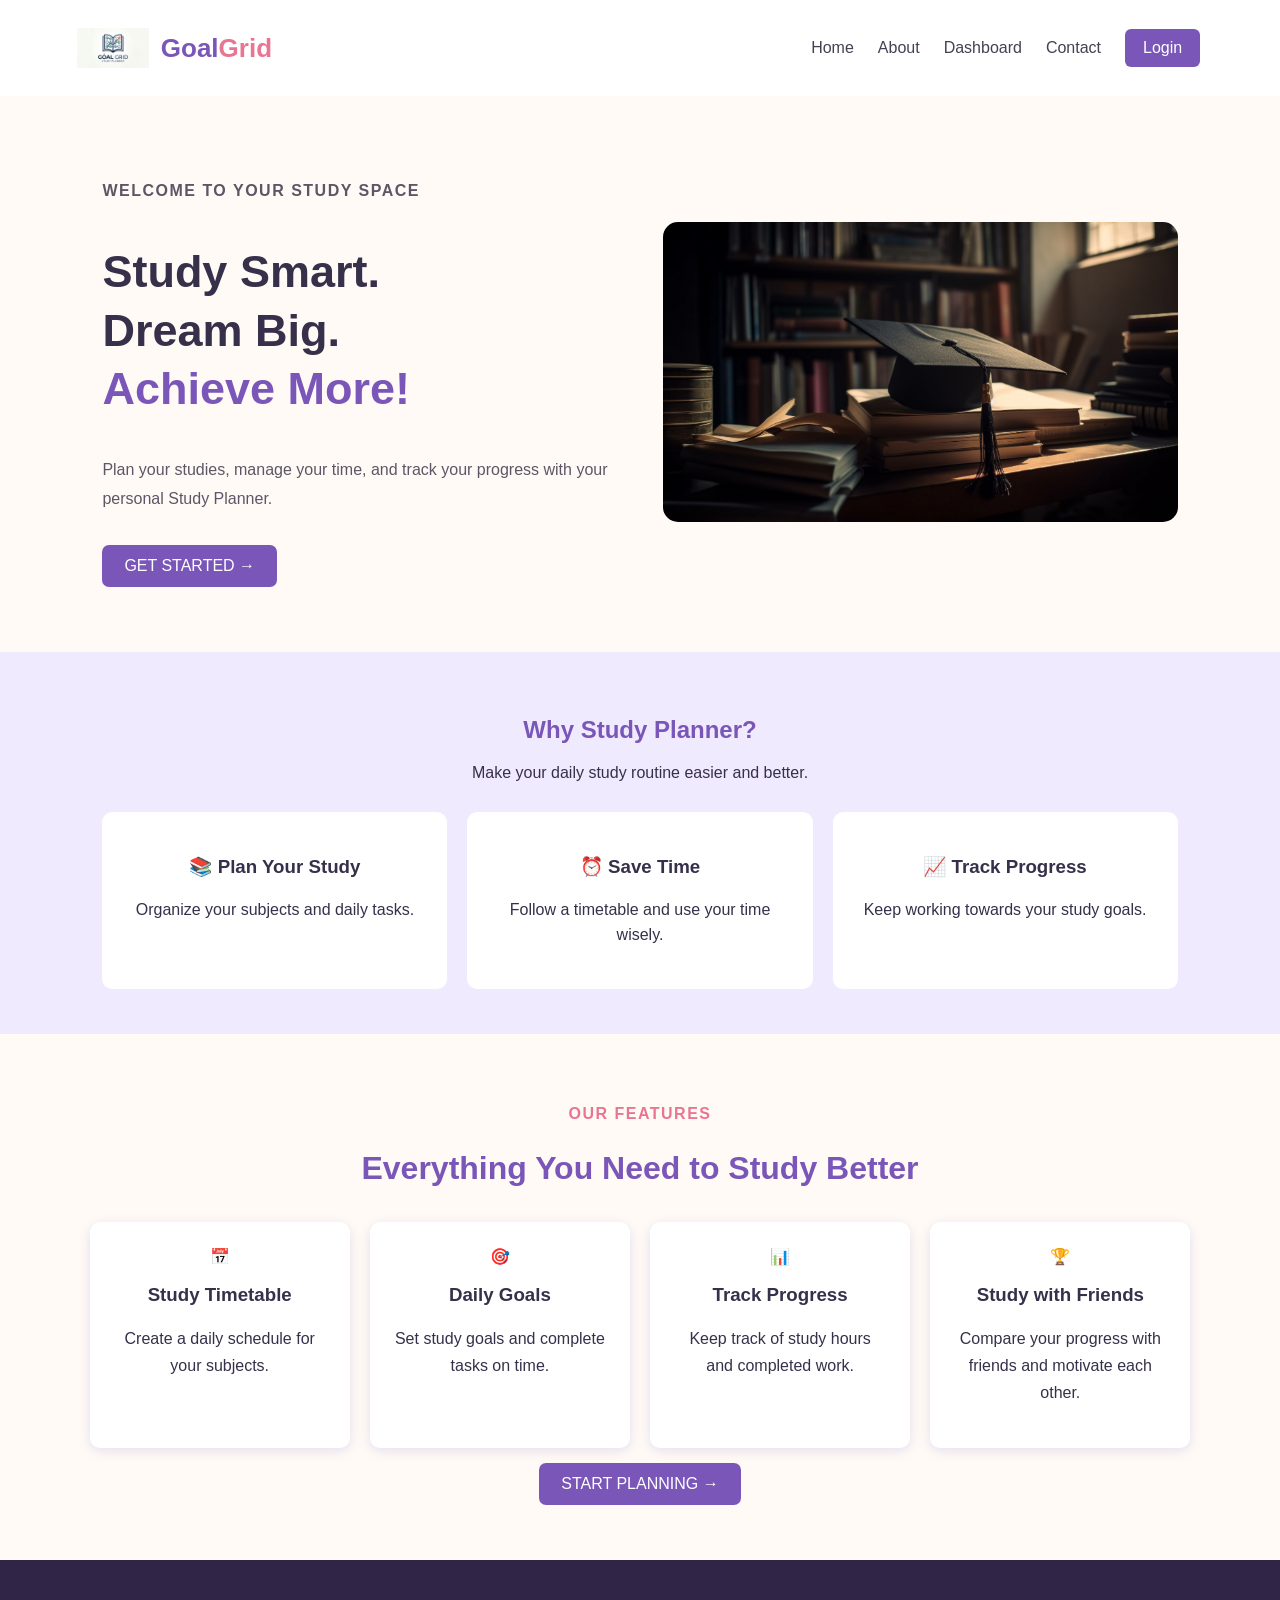
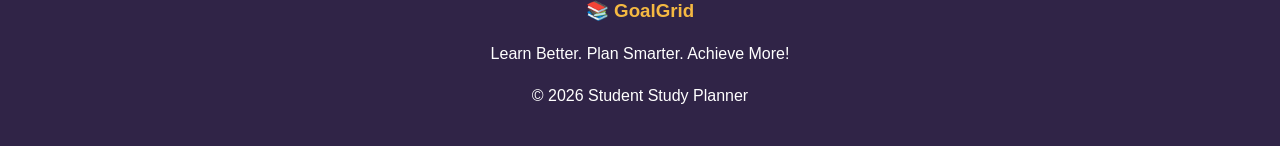
<file: index.html>
<!DOCTYPE html>
<html>
<head>
    <title>GoalGrid - Study Planner</title>

    <link rel="stylesheet" href="./styles/index.css">
</head>

<body>

    <header>
        <div class="brand">
            <img src="../asset/Logo.jpg" alt="GoalGrid Logo" class="logo">
            <h2>Goal<span>Grid</span></h2>
        </div>

        <nav>
            <a href="#">Home</a>
            <a href="./pages/about.html">About</a>
            <a href="./pages/dashboard.html">Dashboard</a>
            <a href="./pages/contact.html">Contact</a>
            <a href="./pages/login.html" class="login-link">Login</a>
        </nav>
    </header>

    <section class="home">
        <div class="home-content">
            <p class="welcome">WELCOME TO YOUR STUDY SPACE</p>

            <h1>
                Study Smart.<br>
                Dream Big.<br>
                <span>Achieve More!</span>
            </h1>

            <p>
                Plan your studies, manage your time, and track
                your progress with your personal Study Planner.
            </p>

            <a href="../pages/login.html" class="button">GET STARTED →</a>
        </div>

        <div class="home-image">
            <img src="../asset/index_home_image.jpg"
                 alt="Student studying at a desk">
        </div>
    </section>


    <section class="why">
        <h2>Why Study Planner?</h2>
        <p>Make your daily study routine easier and better.</p>

        <div class="cards">
            <div class="card">
                <h3>📚 Plan Your Study</h3>
                <p>Organize your subjects and daily tasks.</p>
            </div>

            <div class="card">
                <h3>⏰ Save Time</h3>
                <p>Follow a timetable and use your time wisely.</p>
            </div>

            <div class="card">
                <h3>📈 Track Progress</h3>
                <p>Keep working towards your study goals.</p>
            </div>
        </div>
    </section>


    <section class="features">
        <p class="small-title">OUR FEATURES</p>
        <h1>Everything You Need to Study Better</h1>

        <div class="feature-cards">
            <div class="feature-card">
                <div class="icon">📅</div>
                <h3>Study Timetable</h3>
                <p>Create a daily schedule for your subjects.</p>
            </div>

            <div class="feature-card">
                <div class="icon">🎯</div>
                <h3>Daily Goals</h3>
                <p>Set study goals and complete tasks on time.</p>
            </div>

            <div class="feature-card">
                <div class="icon">📊</div>
                <h3>Track Progress</h3>
                <p>Keep track of study hours and completed work.</p>
            </div>

            <div class="feature-card">
                <div class="icon">🏆</div>
                <h3>Study with Friends</h3>
                <p>Compare your progress with friends and motivate each other.</p>
            </div>
        </div>

        <a href="../pages/login.html" class="button">START PLANNING →</a>
    </section>

    <footer>
        <h3>📚 GoalGrid</h3>
        <p>Learn Better. Plan Smarter. Achieve More!</p>
        <p>© 2026 Student Study Planner</p>
    </footer>

</body>
</html>
</file>
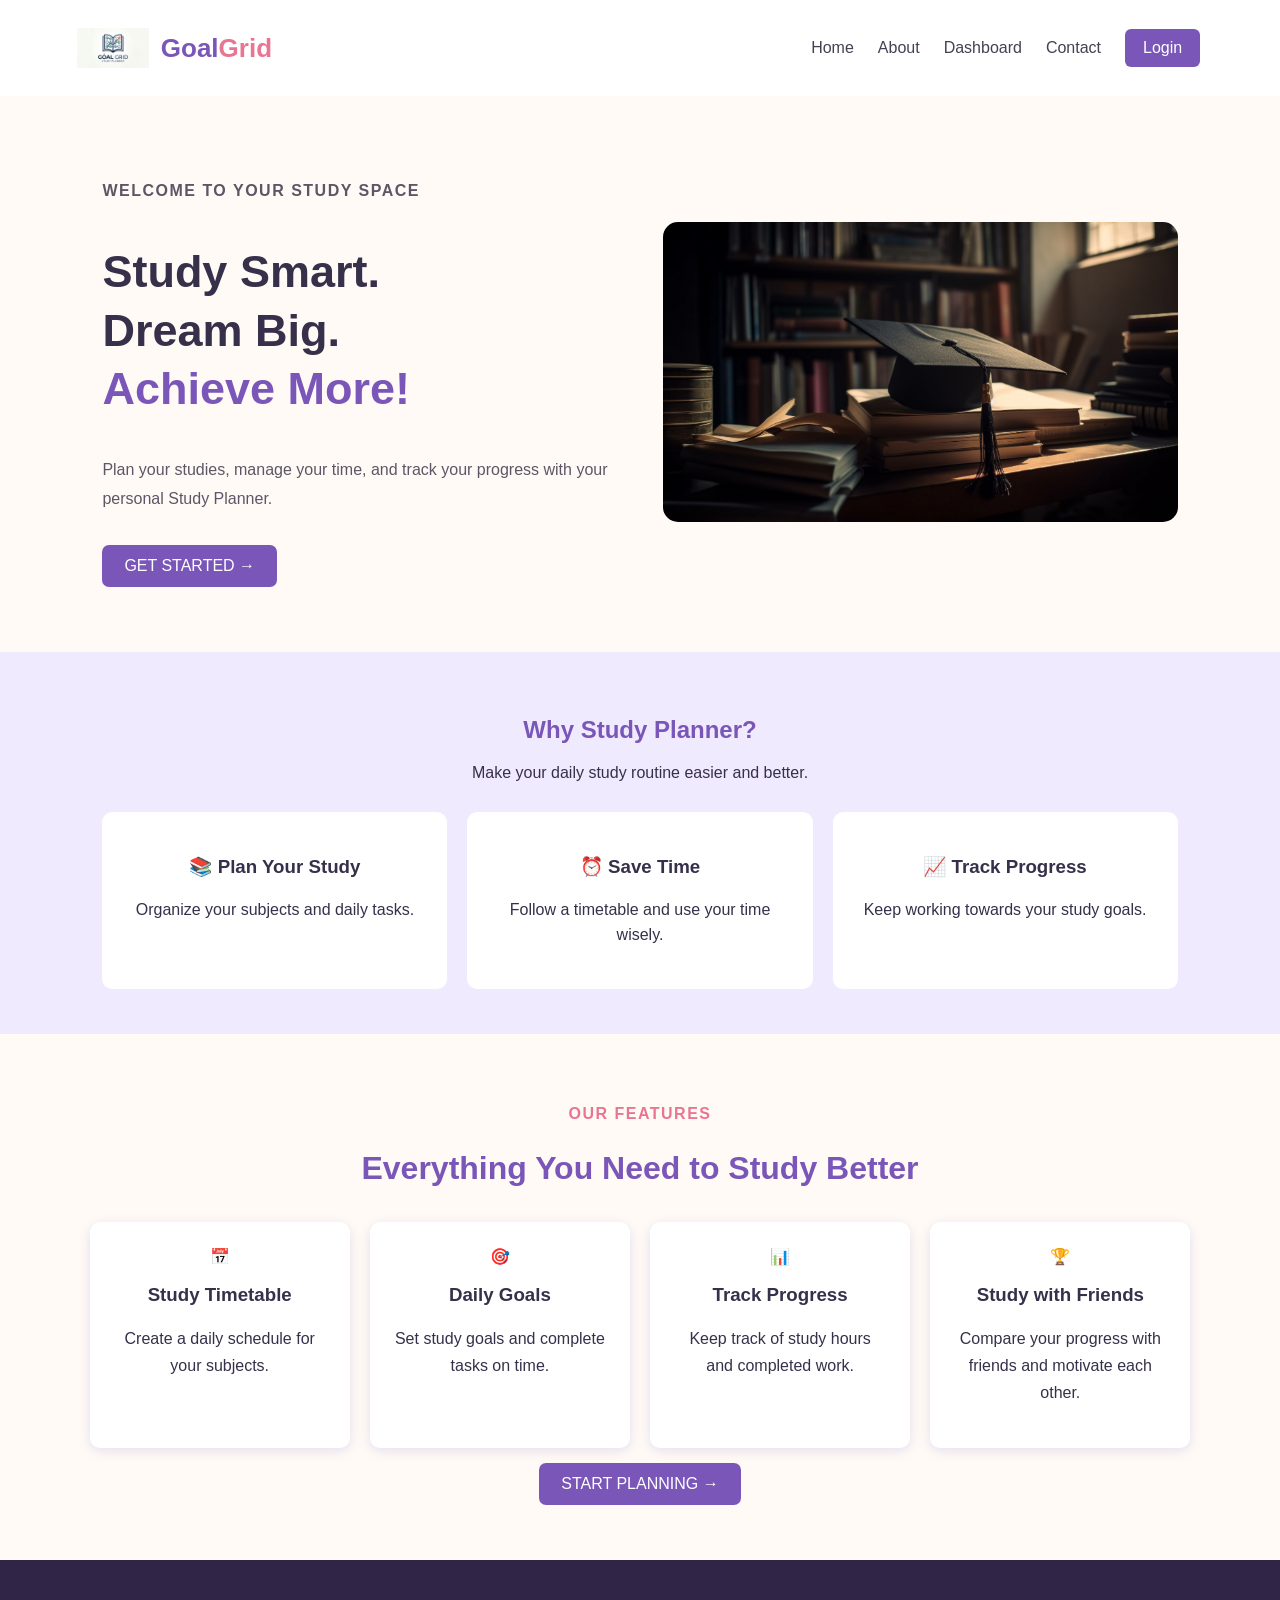
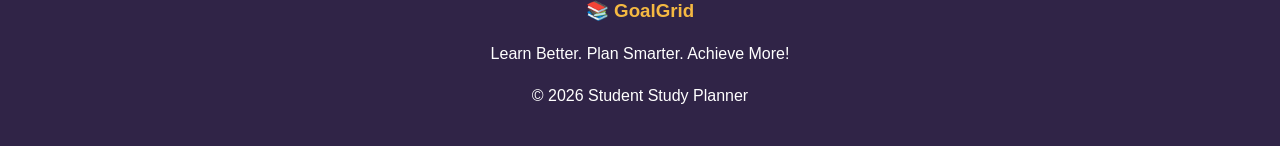
<file: pages/index.html>
<!DOCTYPE html>
<html>
<head>
    <title>GoalGrid - Study Planner</title>

    <link rel="stylesheet" href="../styles/index.css">
</head>

<body>

    <header>
        <div class="brand">
            <img src="../asset/Logo.jpg" alt="GoalGrid Logo" class="logo">
            <h2>Goal<span>Grid</span></h2>
        </div>

        <nav>
            <a href="../pages/index.html">Home</a>
            <a href="../pages/about.html">About</a>
            <a href="../pages/dashboard.html">Dashboard</a>
            <a href="../pages/contact.html">Contact</a>
            <a href="../pages/login.html" class="login-link">Login</a>
        </nav>
    </header>

    <section class="home">
        <div class="home-content">
            <p class="welcome">WELCOME TO YOUR STUDY SPACE</p>

            <h1>
                Study Smart.<br>
                Dream Big.<br>
                <span>Achieve More!</span>
            </h1>

            <p>
                Plan your studies, manage your time, and track
                your progress with your personal Study Planner.
            </p>

            <a href="../pages/login.html" class="button">GET STARTED →</a>
        </div>

        <div class="home-image">
            <img src="../asset/index_home_image.jpg"
                 alt="Student studying at a desk">
        </div>
    </section>


    <section class="why">
        <h2>Why Study Planner?</h2>
        <p>Make your daily study routine easier and better.</p>

        <div class="cards">
            <div class="card">
                <h3>📚 Plan Your Study</h3>
                <p>Organize your subjects and daily tasks.</p>
            </div>

            <div class="card">
                <h3>⏰ Save Time</h3>
                <p>Follow a timetable and use your time wisely.</p>
            </div>

            <div class="card">
                <h3>📈 Track Progress</h3>
                <p>Keep working towards your study goals.</p>
            </div>
        </div>
    </section>


    <section class="features">
        <p class="small-title">OUR FEATURES</p>
        <h1>Everything You Need to Study Better</h1>

        <div class="feature-cards">
            <div class="feature-card">
                <div class="icon">📅</div>
                <h3>Study Timetable</h3>
                <p>Create a daily schedule for your subjects.</p>
            </div>

            <div class="feature-card">
                <div class="icon">🎯</div>
                <h3>Daily Goals</h3>
                <p>Set study goals and complete tasks on time.</p>
            </div>

            <div class="feature-card">
                <div class="icon">📊</div>
                <h3>Track Progress</h3>
                <p>Keep track of study hours and completed work.</p>
            </div>

            <div class="feature-card">
                <div class="icon">🏆</div>
                <h3>Study with Friends</h3>
                <p>Compare your progress with friends and motivate each other.</p>
            </div>
        </div>

        <a href="../pages/login.html" class="button">START PLANNING →</a>
    </section>

    <footer>
        <h3>📚 GoalGrid</h3>
        <p>Learn Better. Plan Smarter. Achieve More!</p>
        <p>© 2026 Student Study Planner</p>
    </footer>

</body>
</html>
</file>
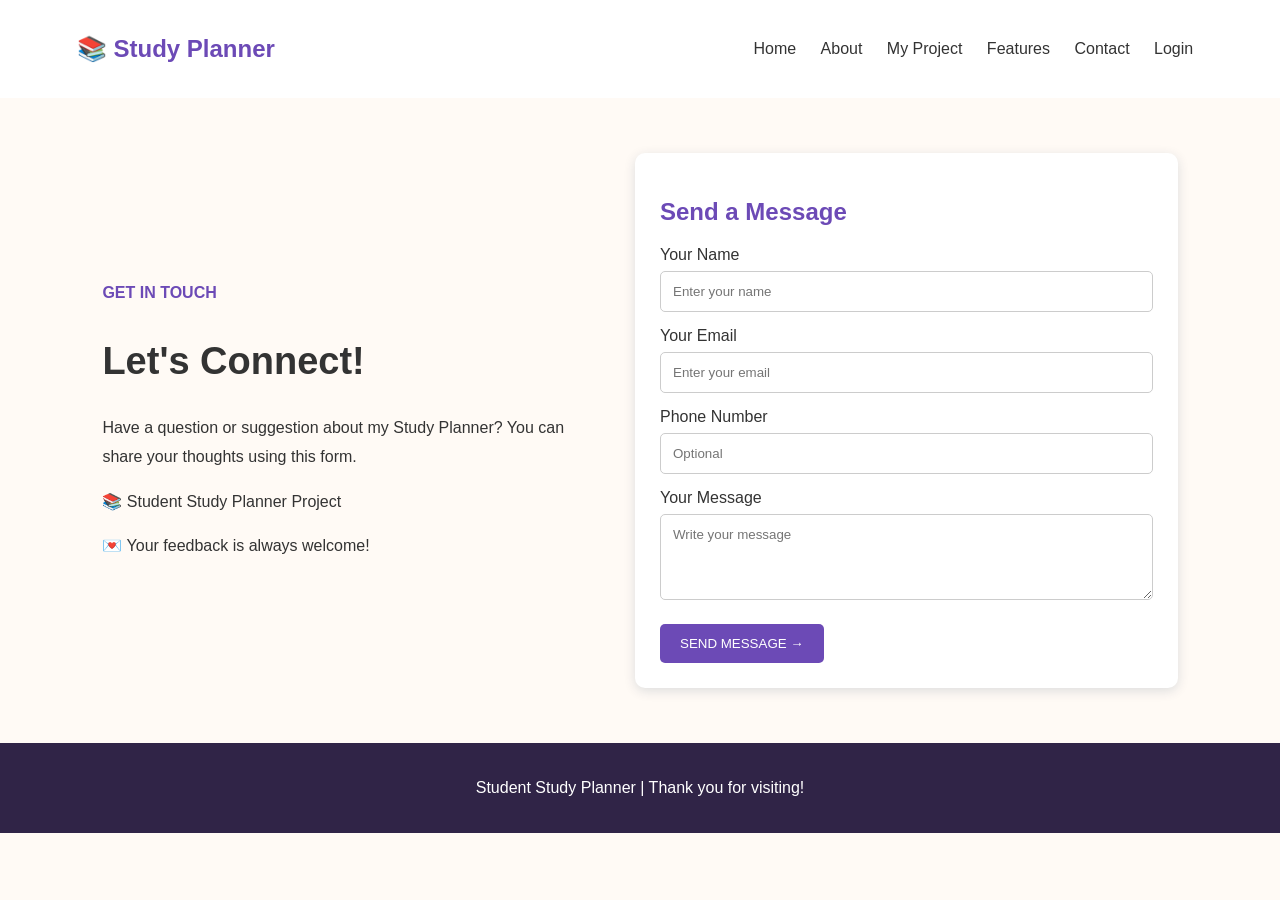
<file: Freshworks/contact.html>
<!DOCTYPE html>
<html>
<head>
    <title>Contact - Study Planner</title>
    <link rel="stylesheet" href="contact.css">
</head>
<body>

    <header>
        <h2>📚 Study Planner</h2>
        <nav>
            <a href="index.html">Home</a>
            <a href="about.html">About</a>
            <a href="project.html">My Project</a>
            <a href="features.html">Features</a>
            <a href="contact.html">Contact</a>
            <a href="login.html">Login</a>
        </nav>
    </header>

    <section class="contact">
        <div class="contact-info">
            <p class="small-title">GET IN TOUCH</p>
            <h1>Let's Connect!</h1>

            <p>
                Have a question or suggestion about my Study Planner?
                You can share your thoughts using this form.
            </p>

            <p>📚 Student Study Planner Project</p>
            <p>💌 Your feedback is always welcome!</p>
        </div>

        <form class="contact-form">
            <h2>Send a Message</h2>

            <label for="name">Your Name</label>
            <input type="text" id="name" name="name"
                   placeholder="Enter your name" required>

            <label for="email">Your Email</label>
            <input type="email" id="email" name="email"
                   placeholder="Enter your email" required>

            <label for="phone">Phone Number</label>
            <input type="tel" id="phone" name="phone"
                   placeholder="Optional">

            <label for="message">Your Message</label>
            <textarea id="message" name="message"
                      placeholder="Write your message"
                      rows="4" required></textarea>

            <button type="submit" class="button">SEND MESSAGE →</button>
        </form>
    </section>

    <footer>
        <p>Student Study Planner | Thank you for visiting!</p>
    </footer>

</body>
</html>
</file>
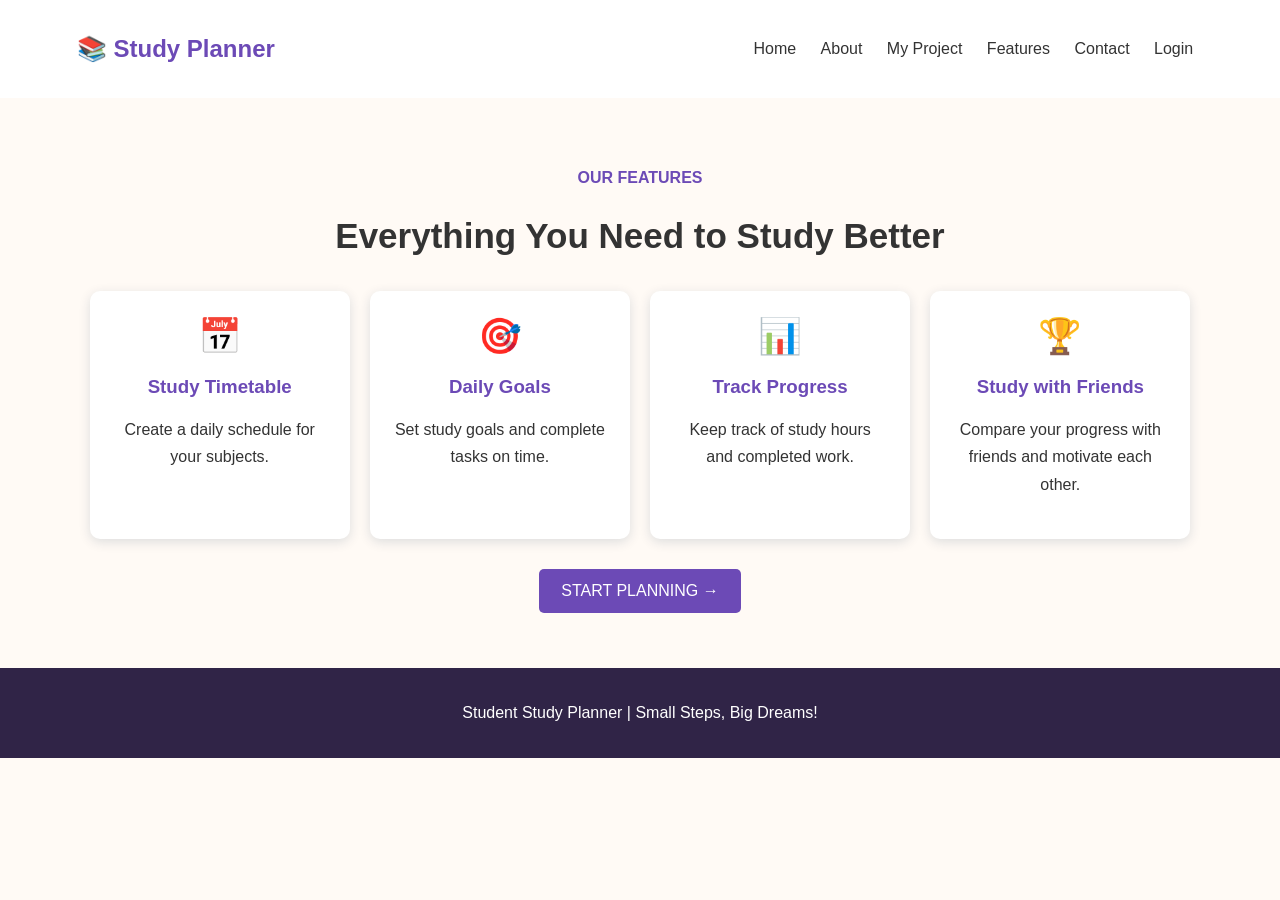
<file: Freshworks/features.html>
<!DOCTYPE html>
<html>
<head>
    <title>Features - Study Planner</title>
    <link rel="stylesheet" href="features.css">
</head>
<body>

    <header>
        <h2>📚 Study Planner</h2>
        <nav>
            <a href="index.html">Home</a>
            <a href="about.html">About</a>
            <a href="project.html">My Project</a>
            <a href="features.html">Features</a>
            <a href="contact.html">Contact</a>
            <a href="login.html">Login</a>
        </nav>
    </header>

    <section class="features">
        <p class="small-title">OUR FEATURES</p>
        <h1>Everything You Need to Study Better</h1>

        <div class="feature-cards">
            <div class="feature-card">
                <div class="icon">📅</div>
                <h3>Study Timetable</h3>
                <p>Create a daily schedule for your subjects.</p>
            </div>

            <div class="feature-card">
                <div class="icon">🎯</div>
                <h3>Daily Goals</h3>
                <p>Set study goals and complete tasks on time.</p>
            </div>

            <div class="feature-card">
                <div class="icon">📊</div>
                <h3>Track Progress</h3>
                <p>Keep track of study hours and completed work.</p>
            </div>

            <div class="feature-card">
                <div class="icon">🏆</div>
                <h3>Study with Friends</h3>
                <p>Compare your progress with friends and motivate each other.</p>
            </div>
        </div>

        <a href="login.html" class="button">START PLANNING →</a>
    </section>

    <footer>
        <p>Student Study Planner | Small Steps, Big Dreams!</p>
    </footer>

</body>
</html>
</file>
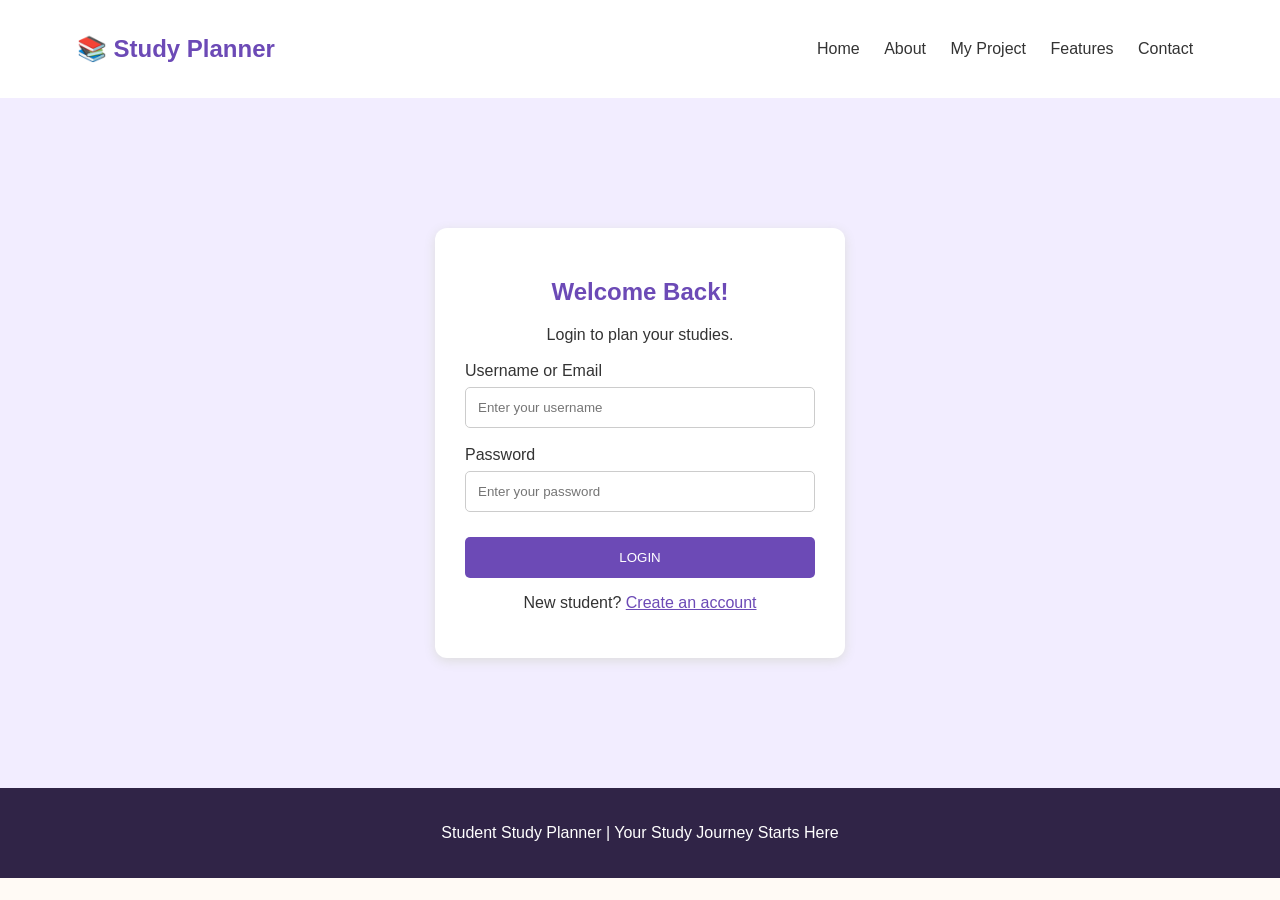
<file: Freshworks/login.html>
<!DOCTYPE html>
<html lang="en">
<head>
    <title>Login - Study Planner</title>
    <link rel="stylesheet" href="login.css">
</head>
<body>

    <header>
        <h2>📚 Study Planner</h2>
        <nav>
            <a href="index.html">Home</a>
            <a href="about.html">About</a>
            <a href="project.html">My Project</a>
            <a href="features.html">Features</a>
            <a href="contact.html">Contact</a>
        </nav>
    </header>

    <section class="login-section">
        <div class="login-box">
            <h1>Welcome Back!</h1>
            <p>Login to plan your studies.</p>

            <form action="#">
                <label for="username">Username or Email</label>
                <input type="text" id="username" name="username"
                       placeholder="Enter your username" required>

                <label for="password">Password</label>
                <input type="password" id="password" name="password"
                       placeholder="Enter your password" required>

                <button type="submit" class="button">LOGIN</button>
            </form>

            <p class="signup">
                New student? <a href="#signup">Create an account</a>
            </p>
        </div>
    </section>

    <footer>
        <p>Student Study Planner | Your Study Journey Starts Here</p>
    </footer>

</body>
</html>
</file>
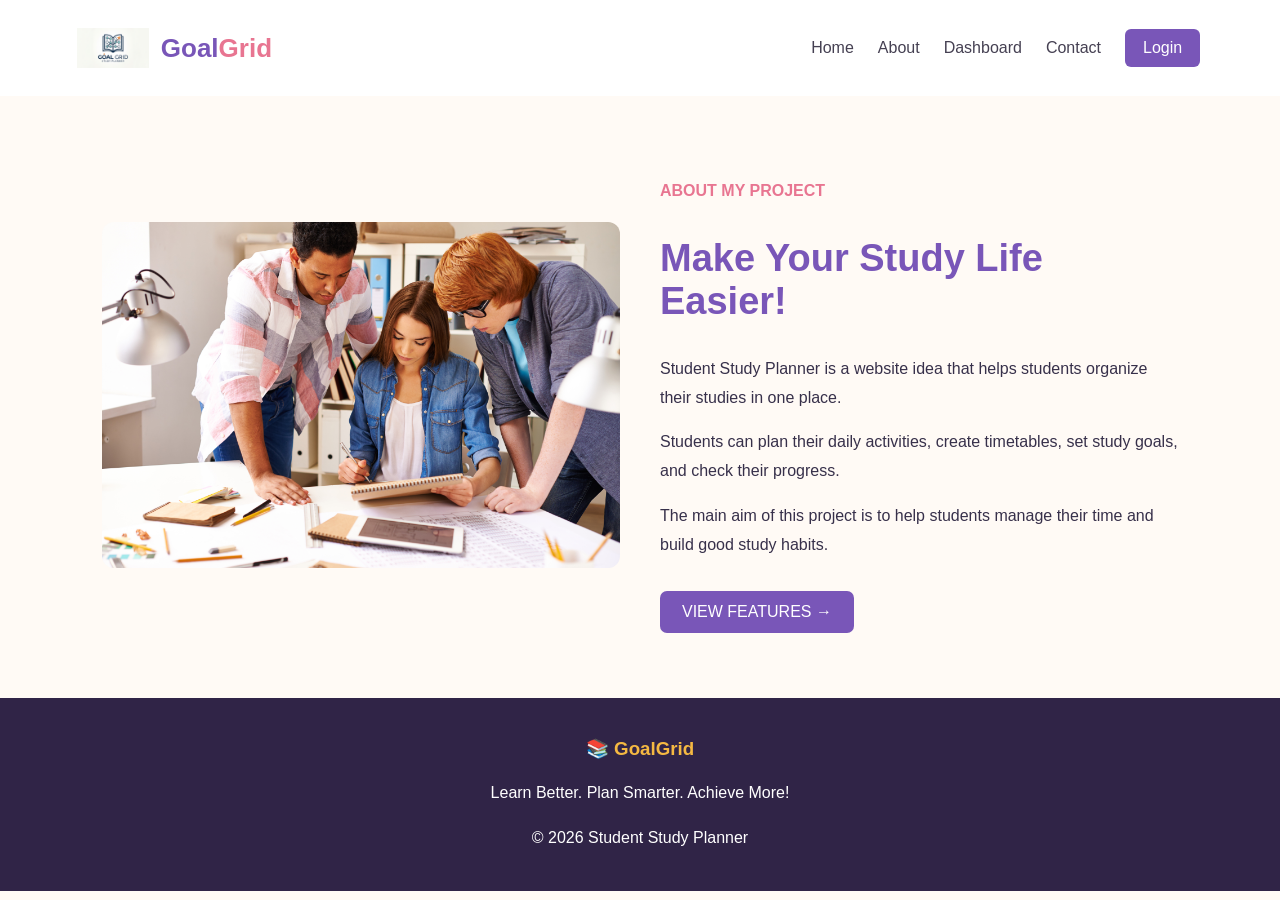
<file: pages/about.html>
<!DOCTYPE html>
<html>
<head>
    <title>About - Study Planner</title>
    <link rel="stylesheet" href="../styles/about.css">
</head>
<body>

    <header>
        <div class="brand">
            <img src="../asset/Logo.jpg" alt="GoalGrid Logo" class="logo">
            <h2>Goal<span>Grid</span></h2>
        </div>

        <nav>
            <a href="../index.html">Home</a>
            <a href="../pages/about.html">About</a>
            <a href="../pages/dashboard.html">Dashboard</a>
            <a href="../pages/contact.html">Contact</a>
            <a href="../pages/login.html" class="login-link">Login</a>
        </nav>
    </header>

    <section class="about">
        <div class="about-image">
            <img src="../asset/studying_together.jpg"
                 alt="Students learning together">
        </div>

        <div class="about-content">
            <p class="small-title">ABOUT MY PROJECT</p>
            <h1>Make Your Study Life Easier!</h1>

            <p>
                Student Study Planner is a website idea that helps
                students organize their studies in one place.
            </p>

            <p>
                Students can plan their daily activities, create
                timetables, set study goals, and check their progress.
            </p>

            <p>
                The main aim of this project is to help students
                manage their time and build good study habits.
            </p>
            <a href="../index.html" class="button">VIEW FEATURES →</a>
        </div>
    </section>

    <footer>
        <h3>📚 GoalGrid</h3>
        <p>Learn Better. Plan Smarter. Achieve More!</p>
        <p>© 2026 Student Study Planner</p>
    </footer>

</body>
</html>
</file>
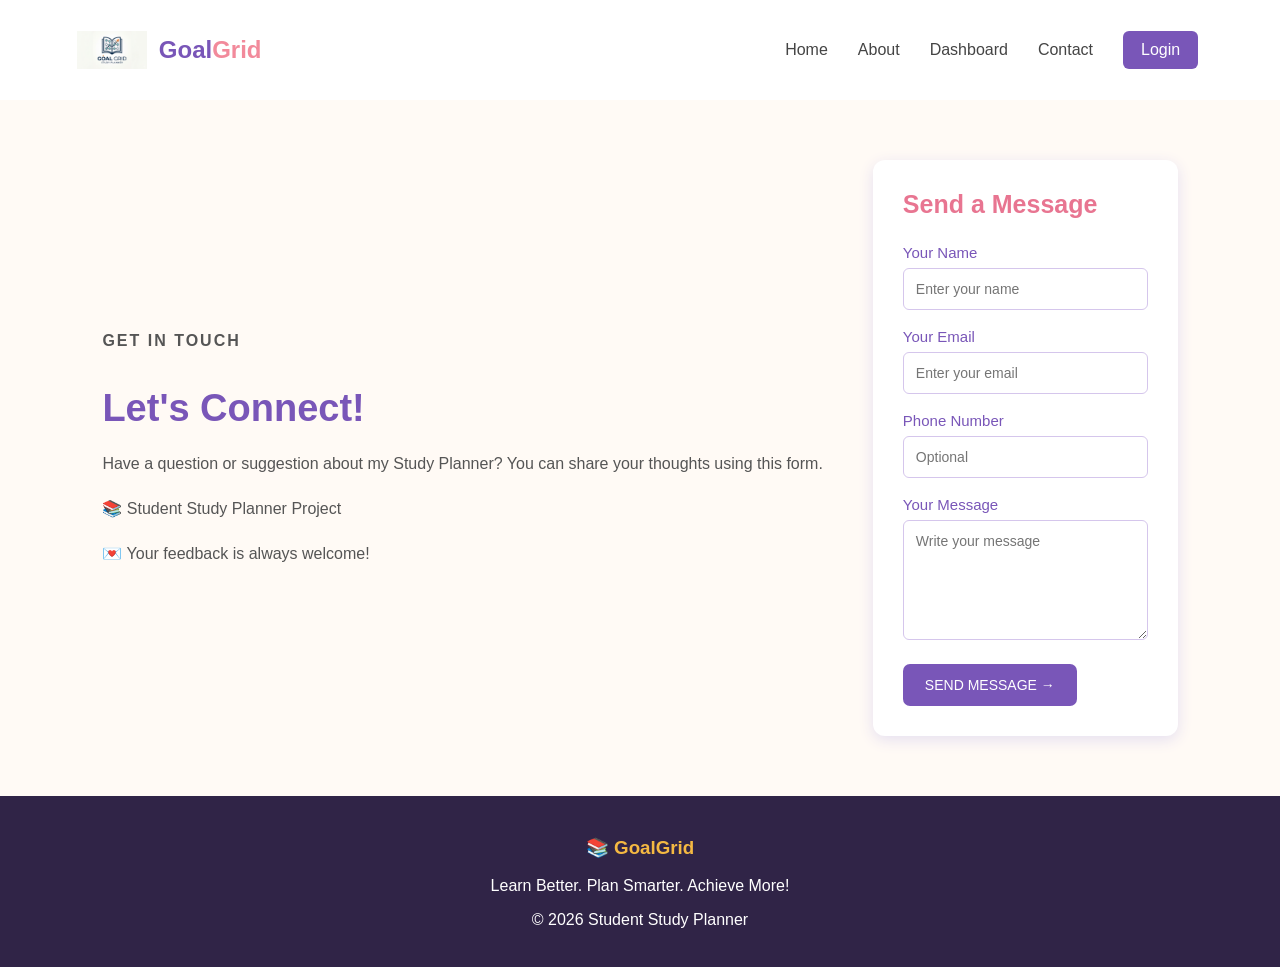
<file: pages/contact.html>
<!DOCTYPE html>
<html>
<head>
    <title>Contact - Study Planner</title>
    <link rel="stylesheet" href="../styles/contact.css">
</head>
<body>

    <header>
        <div class="brand">
            <img src="../asset/Logo.jpg" alt="GoalGrid Logo" class="logo">
            <h2>Goal<span>Grid</span></h2>
        </div>

        <nav>
            <a href="../index.html">Home</a>
            <a href="../pages/about.html">About</a>
            <a href="../pages/dashboard.html">Dashboard</a>
            <a href="../pages/contact.html">Contact</a>
            <a href="../pages/login.html" class="login-link">Login</a>
        </nav>
    </header>

    <section class="contact">
        <div class="contact-info">
            <p class="small-title">GET IN TOUCH</p>
            <h1>Let's Connect!</h1>

            <p>
                Have a question or suggestion about my Study Planner?
                You can share your thoughts using this form.
            </p>

            <p>📚 Student Study Planner Project</p>
            <p>💌 Your feedback is always welcome!</p>
        </div>

        <form class="contact-form">
            <h2>Send a Message</h2>

            <label for="name">Your Name</label>
            <input type="text" id="name" name="name"
                   placeholder="Enter your name" required>

            <label for="email">Your Email</label>
            <input type="email" id="email" name="email"
                   placeholder="Enter your email" required>

            <label for="phone">Phone Number</label>
            <input type="tel" id="phone" name="phone"
                   placeholder="Optional">

            <label for="message">Your Message</label>
            <textarea id="message" name="message"
                      placeholder="Write your message"
                      rows="4" required></textarea>

            <button type="submit" class="button">SEND MESSAGE →</button>
        </form>
    </section>

    <footer>
        <h3>📚 GoalGrid</h3>
        <p>Learn Better. Plan Smarter. Achieve More!</p>
        <p>© 2026 Student Study Planner</p>
    </footer>

</body>
</html>
</file>
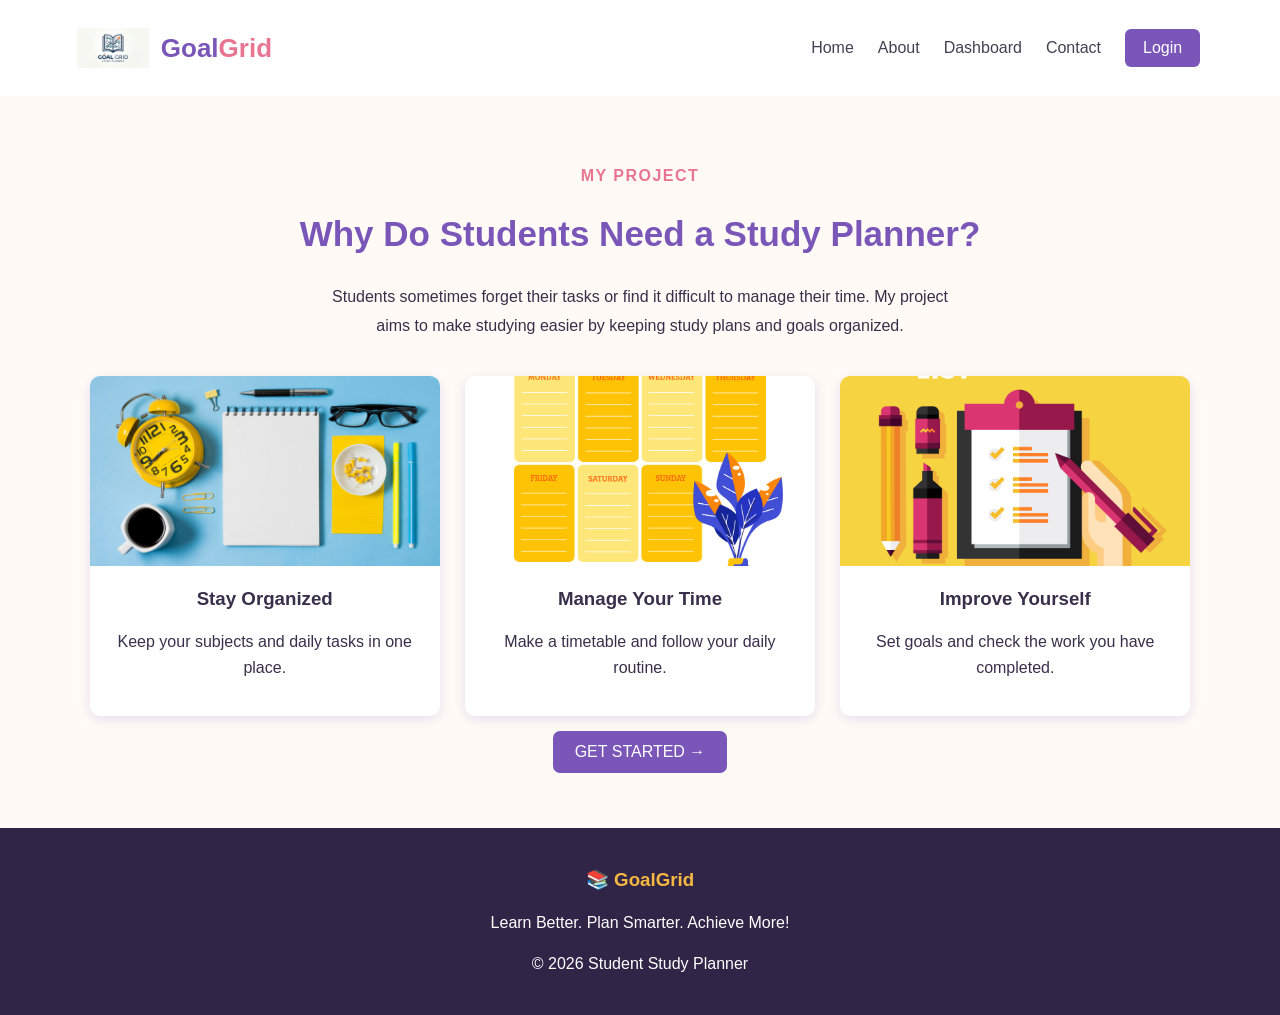
<file: pages/dashboard.html>
<!DOCTYPE html>
<html>
<head>
    <title>My Project - Study Planner</title>
    <link rel="stylesheet" href="../styles/dashboard.css">
</head>
<body>

    <header>
        <div class="brand">
            <img src="../asset/Logo.jpg" alt="GoalGrid Logo" class="logo">
            <h2>Goal<span>Grid</span></h2>
        </div>

        <nav>
            <a href="../index.html">Home</a>
            <a href="../pages/about.html">About</a>
            <a href="../pages/dashboard.html">Dashboard</a>
            <a href="../pages/contact.html">Contact</a>
            <a href="../pages/login.html" class="login-link">Login</a>
        </nav>
    </header>

    <section class="project">
        <p class="small-title">MY PROJECT</p>
        <h1>Why Do Students Need a Study Planner?</h1>

        <p class="description">
            Students sometimes forget their tasks or find it difficult
            to manage their time. My project aims to make studying
            easier by keeping study plans and goals organized.
        </p>

        <div class="project-cards">
            <div class="project-card">
                <img src="../asset/Stay Organized.jpg"
                     alt="Student planning studies">
                <h3>Stay Organized</h3>
                <p>Keep your subjects and daily tasks in one place.</p>
            </div>

            <div class="project-card">
                <img src="../asset/Manage Time.jpg"
                     alt="Calendar for planning">
                <h3>Manage Your Time</h3>
                <p>Make a timetable and follow your daily routine.</p>
            </div>

            <div class="project-card">
                <img src="../asset/Improve Yourself.jpg"
                     alt="Planning and working">
                <h3>Improve Yourself</h3>
                <p>Set goals and check the work you have completed.</p>
            </div>
        </div>

        <a href="../pages/login.html" class="button">GET STARTED →</a>
    </section>

    <footer>
        <h3>📚 GoalGrid</h3>
        <p>Learn Better. Plan Smarter. Achieve More!</p>
        <p>© 2026 Student Study Planner</p>
    </footer>

</body>
</html>
</file>
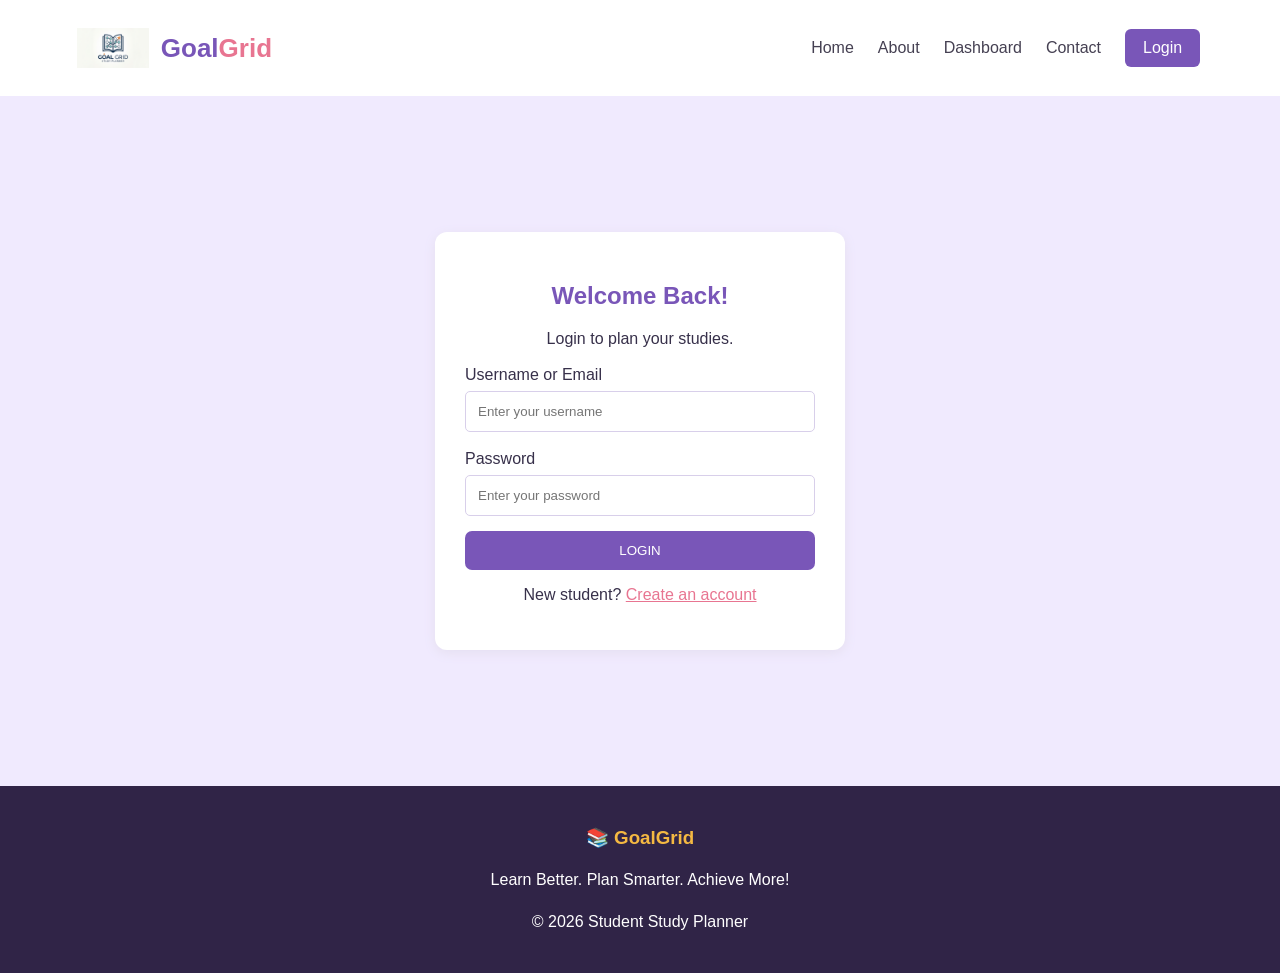
<file: pages/login.html>
<!DOCTYPE html>
<html>
<head>
    <title>Login - Study Planner</title>
    <link rel="stylesheet" href="../styles/login.css">
</head>
<body>

    <header>
        <div class="brand">
            <img src="../asset/Logo.jpg" alt="GoalGrid Logo" class="logo">
            <h2>Goal<span>Grid</span></h2>
        </div>

        <nav>
            <a href="../index.html">Home</a>
            <a href="../pages/about.html">About</a>
            <a href="../pages/dashboard.html">Dashboard</a>
            <a href="../pages/contact.html">Contact</a>
            <a href="../pages/login.html" class="login-link">Login</a>
        </nav>
    </header>

    <section class="login-section">
        <div class="login-box">
            <h1>Welcome Back!</h1>
            <p>Login to plan your studies.</p>

            <form action="#">
                <label for="username">Username or Email</label>
                <input type="text" id="username" name="username"
                       placeholder="Enter your username" required>

                <label for="password">Password</label>
                <input type="password" id="password" name="password"
                       placeholder="Enter your password" required>

                <button type="submit" class="button">LOGIN</button>
            </form>

            <p class="signup">
                New student? <a href="#signup">Create an account</a>
            </p>
        </div>
    </section>

    <footer>
        <h3>📚 GoalGrid</h3>
        <p>Learn Better. Plan Smarter. Achieve More!</p>
        <p>© 2026 Student Study Planner</p>
    </footer>

</body>
</html>
</file>
<file: styles/index.css>
body {
    margin: 0;
    font-family: Arial, sans-serif;
    background-color: #fffaf5;
    color: #37304a;
}

header {
    background-color: white;
    padding: 12px 6%;
    display: flex;
    justify-content: space-between;
    align-items: center;
    flex-wrap: wrap;
    gap: 15px;
}

.brand {
    display: flex;
    align-items: center;
    gap: 12px;
}

.logo {
    width: 72px;
    height: 72px;
    object-fit: contain;
}

.brand h2 {
    color: #7956b8;
    font-size: 26px;
    margin: 0;
}

.brand h2 span {
    color: #e87592;
}

nav {
    display: flex;
    align-items: center;
    flex-wrap: wrap;
    gap: 18px;
}

nav a {
    color: #454052;
    text-decoration: none;
    margin: 3px;
}

nav a:hover {
    color: #e87591;
    text-decoration:underline;
}

.login-link {
    background-color: #7956b8;
    color: white;
    padding: 10px 18px;
    border-radius: 6px;
}

.login-link:hover {
    background-color: #e87591;
    color: white;
}

.button {
    display: inline-block;
    background-color: #7956b8;
    color: white;
    text-decoration: none;
    padding: 12px 22px;
    border: none;
    border-radius: 7px;
    margin-top: 15px;
    cursor: pointer;
}

.button:hover {
    background-color: #e87591;
}


.small-title {
    color: #e87591;
    font-weight: bold;
    letter-spacing: 1.5px;
}

footer {
    text-align: center;
    background-color: #302447;
    color: white;
    padding: 22px;
}

footer h3 {
    color: #f5b942;
}

footer p {
    line-height: 1.6;
}


.home {
    display: flex;
    align-items: center;
    justify-content: space-between;
    gap: 45px;
    padding: 65px 8%;
}

.home-content {
    flex: 1;
}

.welcome {
    color: #e87591;
    font-weight: bold;
    letter-spacing: 1.5px;
}

.home h1 {
    color: #37304a;
    font-size: 45px;
    line-height: 1.3;
}

.home h1 span {
    color: #7956b8;
}

.home-content p {
    line-height: 1.8;
    color: #5c5666;
}

.home-image {
    flex: 1;
    text-align: center;
}

.home-image img {
    width: 100%;
    height: 300px;
    border-radius: 15px;
}


.why {
    text-align: center;
    padding: 45px 8%;
    background-color: #f0eafe;
}

.why h2 {
    color: #7956b8;
}

.cards {
    display: flex;
    justify-content: center;
    gap: 20px;
    margin-top: 30px;
}

.card {
    background-color: white;
    padding: 25px;
    border-radius: 10px;
    flex: 1;
}

.card p {
    line-height: 1.6;
}


.features {
    text-align: center;
    padding: 55px 7%;
}

.features h1 {
    color: #7956b8;
    font-size: 32px;
}

.feature-cards {
    display: flex;
    flex-wrap: wrap;
    gap: 20px;
    margin-top: 35px;
}

.feature-card {
    background-color: white;
    padding: 25px;
    border-radius: 10px;
    flex: 200px;
    box-shadow: 0 3px 12px #e5dff0;
}

.feature-card p {
    line-height: 1.7;
}
</file>
<file: Freshworks/contact.css>
body {
    margin: 0;
    font-family: Arial, sans-serif;
    background-color: #fffaf5;
    color: #333;
}

header {
    background-color: white;
    padding: 15px 6%;
    display: flex;
    justify-content: space-between;
    align-items: center;
    flex-wrap: wrap;
}

header h2 {
    color: #6c4ab6;
}

nav a {
    text-decoration: none;
    color: #333;
    margin: 10px;
}

nav a:hover {
    color: #6c4ab6;
}

.contact {
    display: flex;
    gap: 40px;
    padding: 55px 8%;
    align-items: center;
}

.contact-info,
.contact-form {
    flex: 1;
}

.small-title {
    color: #6c4ab6;
    font-weight: bold;
}

.contact-info h1 {
    font-size: 38px;
}

.contact-info p {
    line-height: 1.8;
}

.contact-form {
    background-color: white;
    padding: 25px;
    border-radius: 10px;
    box-shadow: 0 3px 12px #ddd;
}

.contact-form h2 {
    color: #6c4ab6;
}

.contact-form label {
    display: block;
    margin-top: 15px;
}

.contact-form input,
.contact-form textarea {
    width: 100%;
    box-sizing: border-box;
    padding: 12px;
    margin-top: 7px;
    border: 1px solid #ccc;
    border-radius: 5px;
    font-family: Arial, sans-serif;
}

.button {
    background-color: #6c4ab6;
    color: white;
    padding: 12px 20px;
    border: none;
    border-radius: 5px;
    margin-top: 20px;
    cursor: pointer;
}

footer {
    text-align: center;
    background-color: #302447;
    color: white;
    padding: 20px;
}
</file>
<file: Freshworks/features.css>
body {
    margin: 0;
    font-family: Arial, sans-serif;
    background-color: #fffaf5;
    color: #333;
}

header {
    background-color: white;
    padding: 15px 6%;
    display: flex;
    justify-content: space-between;
    align-items: center;
    flex-wrap: wrap;
}

header h2 {
    color: #6c4ab6;
}

nav a {
    text-decoration: none;
    color: #333;
    margin: 10px;
}

nav a:hover {
    color: #6c4ab6;
}

.features {
    text-align: center;
    padding: 55px 7%;
}

.small-title {
    color: #6c4ab6;
    font-weight: bold;
}

.features h1 {
    font-size: 35px;
}

.feature-cards {
    display: flex;
    flex-wrap: wrap;
    gap: 20px;
    margin-top: 35px;
}

.feature-card {
    background-color: white;
    padding: 25px;
    border-radius: 10px;
    flex: 1 1 200px;
    box-shadow: 0 3px 12px #ddd;
}

.icon {
    font-size: 35px;
}

.feature-card h3 {
    color: #6c4ab6;
}

.feature-card p {
    line-height: 1.7;
}

.button {
    display: inline-block;
    background-color: #6c4ab6;
    color: white;
    text-decoration: none;
    padding: 13px 22px;
    border-radius: 5px;
    margin-top: 30px;
}

footer {
    text-align: center;
    background-color: #302447;
    color: white;
    padding: 20px;
}
</file>
<file: Freshworks/login.css>
body {
    margin: 0;
    font-family: Arial, sans-serif;
    background-color: #fffaf5;
    color: #333;
}

header {
    background-color: white;
    padding: 15px 6%;
    display: flex;
    justify-content: space-between;
    align-items: center;
    flex-wrap: wrap;
}

header h2 {
    color: #6c4ab6;
}

nav a {
    text-decoration: none;
    color: #333;
    margin: 10px;
}

nav a:hover {
    color: #6c4ab6;
}

.login-section {
    min-height: 70vh;
    display: flex;
    justify-content: center;
    align-items: center;
    padding: 30px 15px;
    background-color: #f2edff;
}

.login-box {
    background-color: white;
    width: 350px;
    max-width: 100%;
    padding: 30px;
    border-radius: 12px;
    box-shadow: 0 3px 12px #ddd;
}

.login-box h1 {
    color: #6c4ab6;
    text-align: center;
}

.login-box p {
    text-align: center;
}

.login-box label {
    display: block;
    margin-top: 18px;
}

.login-box input {
    width: 100%;
    box-sizing: border-box;
    padding: 12px;
    margin-top: 7px;
    border: 1px solid #ccc;
    border-radius: 5px;
}

.button {
    width: 100%;
    background-color: #6c4ab6;
    color: white;
    padding: 13px;
    border: none;
    border-radius: 5px;
    margin-top: 25px;
    cursor: pointer;
}

.button:hover {
    background-color: #51368d;
}

.signup a {
    color: #6c4ab6;
}

footer {
    text-align: center;
    background-color: #302447;
    color: white;
    padding: 20px;
}

@media (max-width: 700px) {
    header {
        flex-direction: column;
    }
}
</file>
<file: styles/about.css>
body {
    margin: 0;
    font-family: Arial, sans-serif;
    background-color: #fffaf5;
    color: #37304a;
}

header {
    background-color: white;
    padding: 12px 6%;
    display: flex;
    justify-content: space-between;
    align-items: center;
    flex-wrap: wrap;
    gap: 15px;
}

.brand {
    display: flex;
    align-items: center;
    gap: 12px;
}

.logo {
    width: 72px;
    height: 72px;
    object-fit: contain;
}

.brand h2 {
    color: #7956b8;
    font-size: 26px;
    margin: 0;
}

.brand h2 span {
    color: #e87591;
}

nav {
    display: flex;
    align-items: center;
    flex-wrap: wrap;
    gap: 18px;
}

nav a {
    color: #454052;
    text-decoration: none;
    margin: 3px;
}

nav a:hover {
    color: #e87591;
    text-decoration:underline
}

.login-link {
    background-color: #7956b8;
    color: white;
    padding: 10px 18px;
    border-radius: 6px;
}

.login-link:hover {
    background-color: #e87591;
    color: white;
}

.button {
    display: inline-block;
    background-color: #7956b8;
    color: white;
    text-decoration: none;
    padding: 12px 22px;
    border: none;
    border-radius: 7px;
    margin-top: 15px;
    cursor: pointer;
}

.button:hover {
    background-color: #e87591;
}

.small-title {
    color: #e87591;
    font-weight: bold;
}

footer {
    text-align: center;
    background-color: #302447;
    color: white;
    padding: 22px;
}

footer h3 {
    color: #f5b942;
}

footer p {
    line-height: 1.8;
}

.about {
    display: flex;
    align-items: center;
    gap: 40px;
    padding: 65px 8%;
}

.about-image, .about-content {
    flex: 1;
}

.about-image img {
    width: 100%;
    border-radius: 12px;
}

.about-content h1 {
    color: #7956b8;
    font-size: 38px;
}

.about-content p {
    line-height: 1.8;
}
</file>
<file: styles/contact.css>
body {
    margin: 0;
    font-family: Arial, sans-serif;
    background-color: #fffaf5;
    color: #333;
}

header {
    background-color: white;
    padding: 15px 6%;
    display: flex;
    justify-content: space-between;
    align-items: center;
    flex-wrap: wrap;
}

.brand {
    display: flex;
    align-items: center;
    gap: 12px;
}

.logo {
    width: 70px;
    height: 70px;
    object-fit: contain;
}

.brand h2 {
    color: #7956B8;
}

.brand h2 span {
    color: #F28A9B;
}

nav {
    display: flex;
    align-items: center;
    gap: 20px;
}

nav a {
    text-decoration: none;
    color: #444;
    margin: 5px;
}

nav a:hover {
    color: #E87591;
    text-decoration:underline
}

.login-link {
    background-color: #7956B8;
    color: white;
    padding: 10px 18px;
    border-radius: 6px;
}

.contact {
    display: flex;
    justify-content: space-between;
    align-items: center;
    gap: 50px;
    padding: 60px 8%;
}

.contact-info h1 {
    color: #7956B8;
    font-size: 38px;
    margin-bottom: 20px;
}

.contact-info p {
    color: #555;
    font-size: 16px;
    line-height: 1.8;
}

.small-title {
    color: #E87591;
    font-weight: bold;
    letter-spacing: 2px;
}

.contact-form {
    flex: 1;
    max-width: 450px;
    background-color: white;
    padding: 30px;
    border-radius: 12px;
    box-shadow: 0 4px 15px #e5dff0;
}

.contact-form h2 {
    color: #E87591;
    font-size: 25px;
    margin-top: 0;
    margin-bottom: 25px;
}

.contact-form label {
    display: block;
    color: #7956B8;
    font-size: 15px;
    margin-top: 18px;
    margin-bottom: 7px;
}

.contact-form input {
    display: block;
    width: 100%;
    box-sizing: border-box;
    padding: 12px;
    border: 1px solid #d5c6ec;
    border-radius: 6px;
    font-size: 14px;
    outline: none;
}

.contact-form textarea {
    width: 100%;
    box-sizing: border-box;
    height: 120px;
    padding: 12px;
    border: 1px solid #d5c6ec;
    border-radius: 6px;
    font-size: 14px;
    font-family: Arial, sans-serif;
}

.contact-form button {
    background-color: #7956B8;
    color: white;
    border: none;
    padding: 13px 22px;
    border-radius: 7px;
    margin-top: 20px;
    cursor: pointer;
    font-size: 14px;
}

.contact-form button:hover {
    background-color: #E87591;
}

footer {
    background-color: #302447;
    color: white;
    text-align: center;
    padding: 22px;
}

footer h3 {
    color: #F5B942;
}
</file>
<file: styles/dashboard.css>
body {
    margin: 0;
    font-family: Arial, sans-serif;
    background-color: #fffaf5;
    color: #37304a;
}

header {
    background-color: white;
    padding: 12px 6%;
    display: flex;
    justify-content: space-between;
    align-items: center;
    flex-wrap: wrap;
    gap: 15px;
}

.brand {
    display: flex;
    align-items: center;
    gap: 12px;
}

.logo {
    width: 72px;
    height: 72px;
    object-fit: contain;
}

.brand h2 {
    color: #7956b8;
    font-size: 26px;
    margin: 0;
}

.brand h2 span {
    color: #e87591;
}

nav {
    display: flex;
    align-items: center;
    flex-wrap: wrap;
    gap: 18px;
}

nav a {
    color: #454052;
    text-decoration: none;
    margin: 3px;
}

nav a:hover {
    color: #e87591;
    text-decoration:underline
}

.login-link {
    background-color: #7956b8;
    color: white;
    padding: 10px 18px;
    border-radius: 6px;
}

.login-link:hover {
    background-color: #e87591;
    color: white;
}

.button {
    display: inline-block;
    background-color: #7956b8;
    color: white;
    text-decoration: none;
    padding: 12px 22px;
    border: none;
    border-radius: 7px;
    margin-top: 15px;
    cursor: pointer;
}

.button:hover {
    background-color: #e87591;
}

.small-title {
    color: #e87591;
    font-weight: bold;
    letter-spacing: 1.5px;
}

footer {
    text-align: center;
    background-color: #302447;
    color: white;
    padding: 22px;
}

footer h3 {
    color: #f5b942;
}

footer p {
    line-height: 1.6;
}

.project {
    text-align: center;
    padding: 55px 7%;
}

.project h1 {
    color: #7956b8;
    font-size: 35px;
}

.description {
    max-width: 650px;
    margin: 20px auto;
    line-height: 1.8;
}

.project-cards {
    display: flex;
    gap: 25px;
    margin-top: 35px;
}

.project-card {
    background-color: white;
    flex: 1;
    border-radius: 10px;
    overflow: hidden;
    padding-bottom: 20px;
    box-shadow: 0 3px 12px #e5dff0;
}

.project-card img {
    width: 100%;
    height: 190px;
    object-fit: cover;
}

.project-card p {
    padding: 0 15px;
    line-height: 1.6;
}
</file>
<file: styles/login.css>
body {
    margin: 0;
    font-family: Arial, sans-serif;
    background-color: #fffaf5;
    color: #37304a;
}

header {
    background-color: white;
    padding: 12px 6%;
    display: flex;
    justify-content: space-between;
    align-items: center;
    flex-wrap: wrap;
    gap: 15px;
}

.brand {
    display: flex;
    align-items: center;
    gap: 12px;
}

.logo {
    width: 72px;
    height: 72px;
    object-fit: contain;
}

.brand h2 {
    color: #7956b8;
    font-size: 26px;
    margin: 0;
}

.brand h2 span {
    color: #e87591;
}

nav {
    display: flex;
    align-items: center;
    flex-wrap: wrap;
    gap: 18px;
}

nav a {
    color: #454052;
    text-decoration: none;
    margin: 3px;
}

nav a:hover {
    color: #e87591;
    text-decoration:underline
}

.login-link {
    background-color: #7956b8;
    color: white;
    padding: 10px 18px;
    border-radius: 6px;
}

.login-link:hover {
    background-color: #e87591;
    color: white;
}

.button {
    display: inline-block;
    background-color: #7956b8;
    color: white;
    text-decoration: none;
    padding: 12px 22px;
    border: none;
    border-radius: 7px;
    margin-top: 15px;
    cursor: pointer;
}

.button:hover {
    background-color: #e87591;
}

.small-title {
    color: #e87591;
    font-weight: bold;
    letter-spacing: 1.5px;
}

footer {
    text-align: center;
    background-color: #302447;
    color: white;
    padding: 22px;
}

footer h3 {
    color: #f5b942;
}

footer p {
    line-height: 1.6;
}


.login-section {
    min-height: 70vh;
    display: flex;
    justify-content: center;
    align-items: center;
    padding: 30px 15px;
    background-color: #f0eafe;
}

.login-box {
    background-color: white;
    width: 350px;
    max-width: 100%;
    padding: 30px;
    border-radius: 12px;
    box-shadow: 0 3px 12px #e5dff0;
}

.login-box h1 {
    color: #7956b8;
    text-align: center;
}

.login-box p {
    text-align: center;
}

.login-box label {
    display: block;
    margin-top: 18px;
}

.login-box input {
    width: 100%;
    box-sizing: border-box;
    padding: 12px;
    margin-top: 7px;
    border: 1px solid #d8cfea;
    border-radius: 5px;
}

.login-box .button {
    width: 100%;
}

.signup a {
    color: #e87591;
}
</file>
